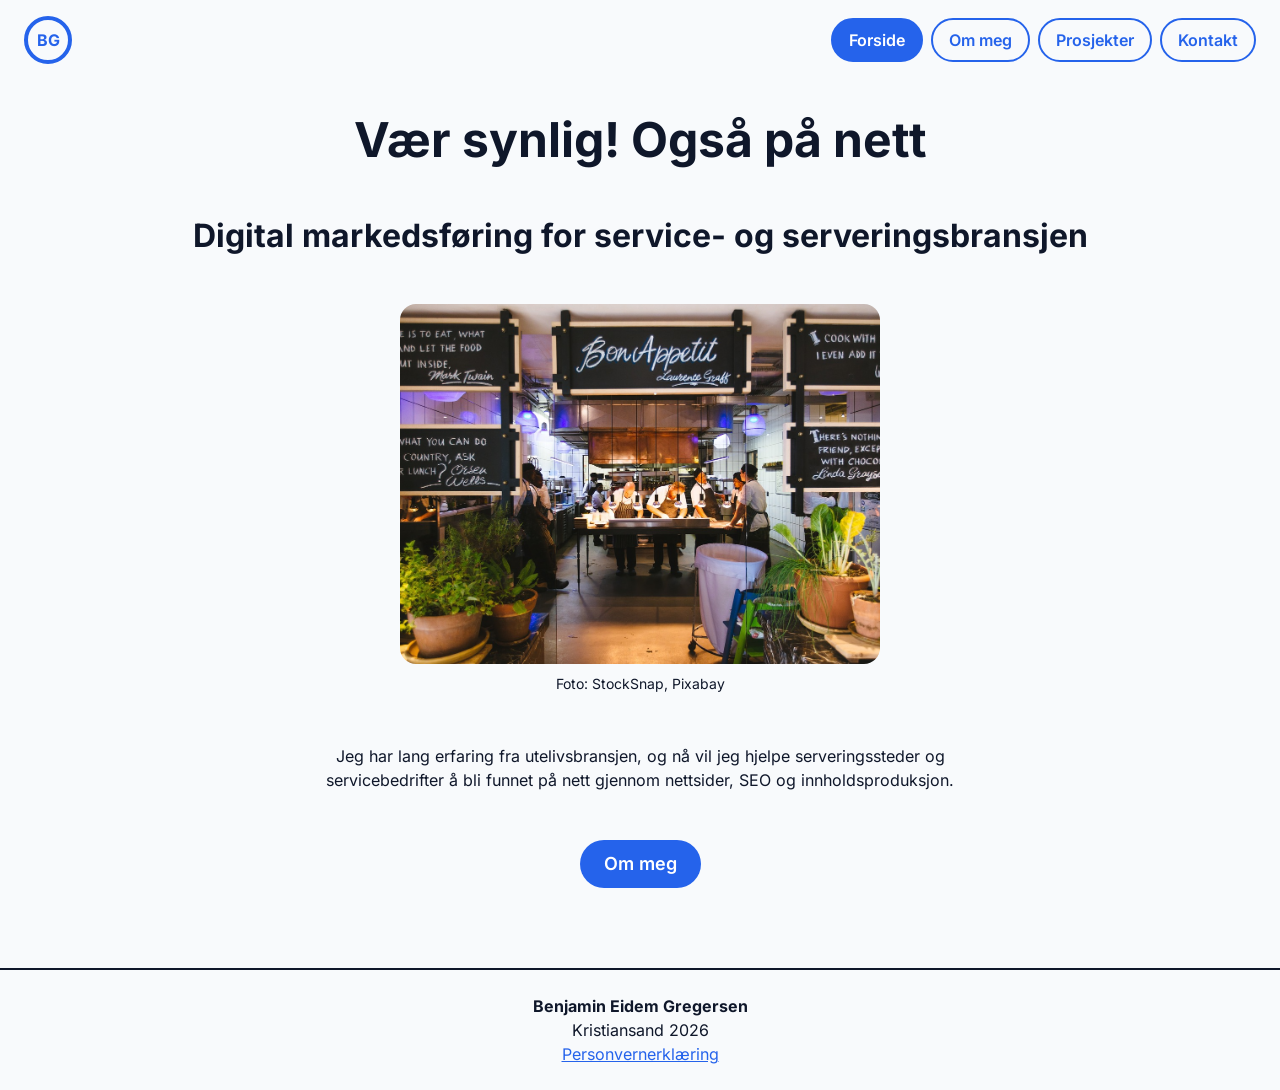
<file: index.html>
<!doctype html>
<html lang="no">
  <head>
    <meta charset="UTF-8" />
    <meta name="viewport" content="width=device-width, initial-scale=1.0" />
    <title>Benjamin Eidem Gregersen – Digital markedsføring</title>
    <link rel="stylesheet" href="css/style.css" />
    <link rel="icon" href="img/favicon.svg" type="image/svg+xml" />
  </head>
  <body>
    <a href="#innhold" class="hopp-lenke">Hopp til innhold</a>

    <header>
      <a
        href="index.html"
        class="logo"
        aria-label="BG – Benjamin Eidem Gregersen, til forsiden"
        >BG</a
      >
      <nav aria-label="Hovedmeny">
        <ul>
          <li><a href="index.html" aria-current="page">Forside</a></li>
          <li><a href="om-meg.html">Om meg</a></li>
          <li><a href="prosjekter.html">Prosjekter</a></li>
          <li><a href="kontakt.html">Kontakt</a></li>
        </ul>
      </nav>
    </header>

    <main id="innhold" class="forside">
      <h1>Vær synlig! Også på nett</h1>
      <h2>Digital markedsføring for service- og serveringsbransjen</h2>

      <figure>
        <img
          src="img/restaurant_inngang.jpg"
          alt="Kokker samlet rundt et åpent restaurantkjøkken, med planter i forgrunnen"
          width="1280"
          height="853"
        />
        <figcaption>Foto: StockSnap, Pixabay</figcaption>
      </figure>

      <p>
        Jeg har lang erfaring fra utelivsbransjen, og nå vil jeg hjelpe
        serveringssteder og servicebedrifter å bli funnet på nett gjennom
        nettsider, SEO og innholdsproduksjon.
      </p>

      <a href="om-meg.html" class="knapp">Om meg</a>
    </main>

    <footer>
      <p class="footer-navn">Benjamin Eidem Gregersen</p>
      <p>Kristiansand 2026</p>
      <p><a href="personvern.html">Personvernerklæring</a></p>
    </footer>
  </body>
</html>
</file>
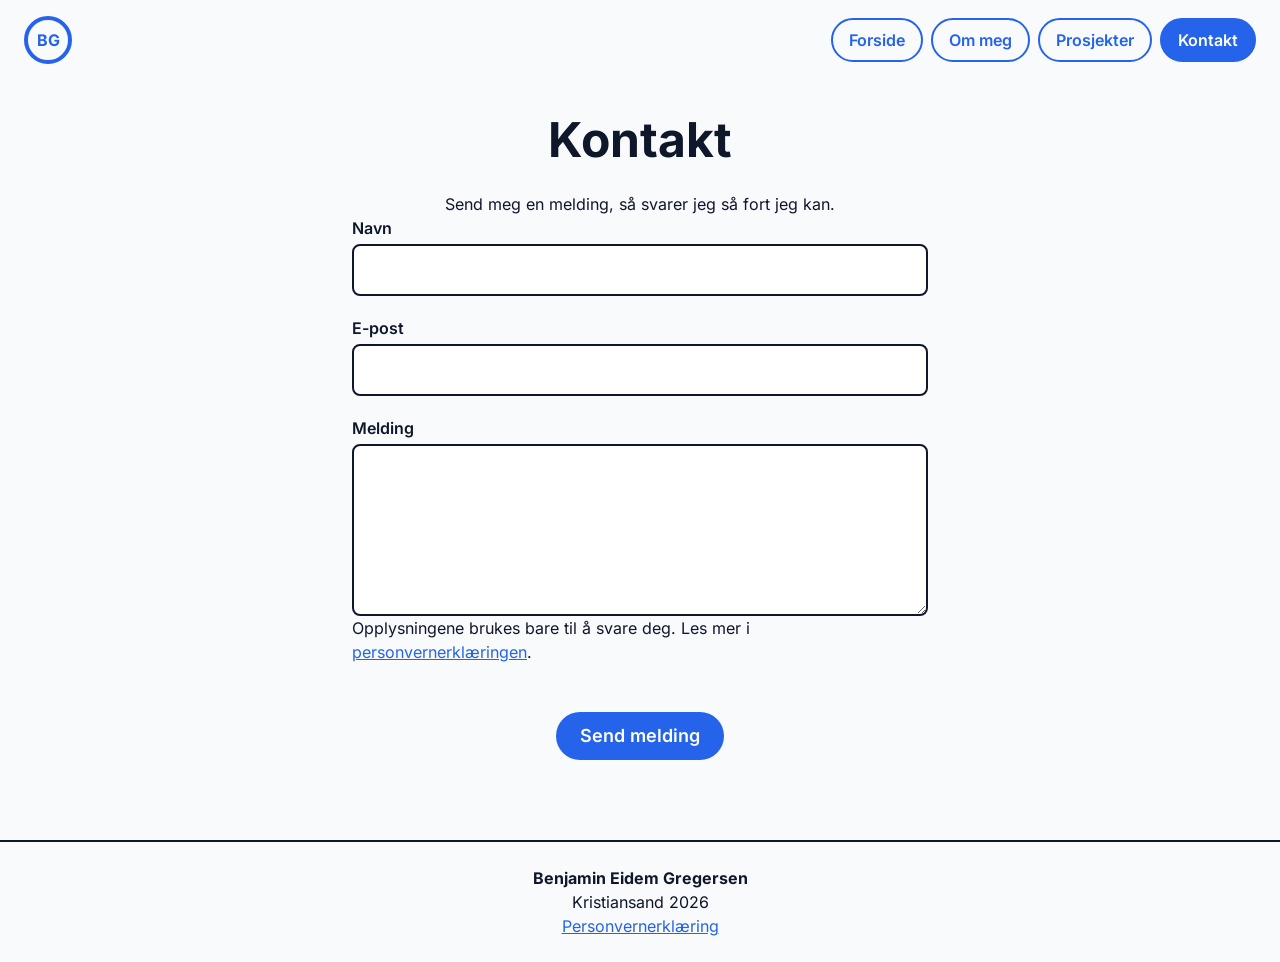
<file: kontakt.html>
<!doctype html>
<html lang="no">
  <head>
    <meta charset="UTF-8" />
    <meta name="viewport" content="width=device-width, initial-scale=1.0" />
    <title>Kontakt meg</title>
    <link rel="stylesheet" href="css/style.css" />
    <link rel="icon" href="img/favicon.svg" type="image/svg+xml" />
  </head>
  <body>
    <a href="#innhold" class="hopp-lenke">Hopp til innhold</a>
    <header>
      <a
        href="index.html"
        class="logo"
        aria-label="BG – Benjamin Eidem Gregersen, til forsiden"
        >BG</a
      >
      <nav aria-label="Hovedmeny">
        <ul>
          <li><a href="index.html">Forside</a></li>
          <li><a href="om-meg.html">Om meg</a></li>
          <li><a href="prosjekter.html">Prosjekter</a></li>
          <li><a href="kontakt.html" aria-current="page">Kontakt</a></li>
        </ul>
      </nav>
    </header>

    <main id="innhold" class="kontakt">
      <h1>Kontakt</h1>
      <p>Send meg en melding, så svarer jeg så fort jeg kan.</p>

      <form name="kontakt" method="POST" action="takk.html" data-netlify="true">
        <input type="hidden" name="form-name" value="kontakt" />

        <div class="felt">
          <label for="navn">Navn</label>
          <input
            type="text"
            id="navn"
            name="navn"
            autocomplete="name"
            required
          />
        </div>

        <div class="felt">
          <label for="epost">E-post</label>
          <input
            type="email"
            id="epost"
            name="epost"
            autocomplete="email"
            required
          />
        </div>

        <div class="felt">
          <label for="melding">Melding</label>
          <textarea id="melding" name="melding" rows="6" required></textarea>
        </div>

        <p class="skjema-info">
          Opplysningene brukes bare til å svare deg. Les mer i
          <a href="personvern.html">personvernerklæringen</a>.
        </p>
        <div class="knapp-rad">
          <button type="submit" class="knapp">Send melding</button>
        </div>
      </form>
    </main>

    <footer>
      <p class="footer-navn">Benjamin Eidem Gregersen</p>
      <p>Kristiansand 2026</p>
      <p><a href="personvern.html">Personvernerklæring</a></p>
    </footer>
  </body>
</html>
</file>
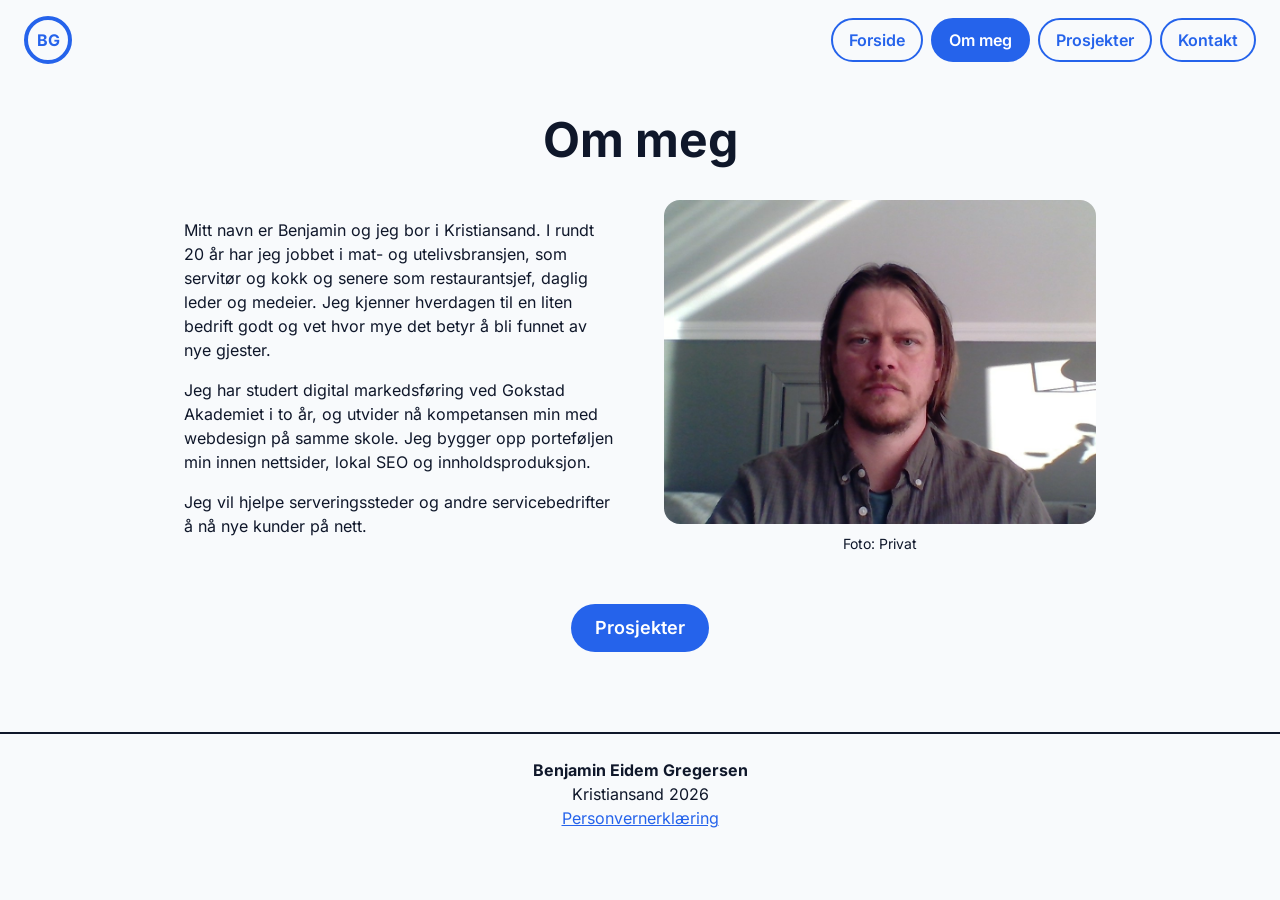
<file: om-meg.html>
<!doctype html>
<html lang="no">
  <head>
    <meta charset="UTF-8" />
    <meta name="viewport" content="width=device-width, initial-scale=1.0" />
    <title>Om meg-Benjamin Eidem Gregersen</title>
    <link rel="stylesheet" href="css/style.css" />
    <link rel="icon" href="img/favicon.svg" type="image/svg+xml" />
  </head>
  <body>
    <a href="#innhold" class="hopp-lenke">Hopp til innhold</a>

    <header>
      <a
        href="index.html"
        class="logo"
        aria-label="BG – Benjamin Eidem Gregersen, til forsiden"
        >BG</a
      >
      <nav aria-label="Hovedmeny">
        <ul>
          <li><a href="index.html">Forside</a></li>
          <li><a href="om-meg.html" aria-current="page">Om meg</a></li>
          <li><a href="prosjekter.html">Prosjekter</a></li>
          <li><a href="kontakt.html">Kontakt</a></li>
        </ul>
      </nav>
    </header>

    <main id="innhold" class="om-meg">
      <h1>Om meg</h1>
      <div class="tekst-bilde">
        <div class="tekst">
          <p>
            Mitt navn er Benjamin og jeg bor i Kristiansand. I rundt 20 år har
            jeg jobbet i mat- og utelivsbransjen, som servitør og kokk og senere
            som restaurantsjef, daglig leder og medeier. Jeg kjenner hverdagen
            til en liten bedrift godt og vet hvor mye det betyr å bli funnet av
            nye gjester.
          </p>
          <p>
            Jeg har studert digital markedsføring ved Gokstad Akademiet i to år,
            og utvider nå kompetansen min med webdesign på samme skole. Jeg
            bygger opp porteføljen min innen nettsider, lokal SEO og
            innholdsproduksjon.
          </p>
          <p>
            Jeg vil hjelpe serveringssteder og andre servicebedrifter å nå nye
            kunder på nett.
          </p>
        </div>

        <figure>
          <img
            src="img/profilbilde.jpg"
            alt="Profilbilde av Benjamin Eidem Gregersen"
            width="1280"
            height="853"
          />
          <figcaption>Foto: Privat</figcaption>
        </figure>
      </div>

      <div class="knapp-rad">
        <a href="prosjekter.html" class="knapp">Prosjekter</a>
      </div>
    </main>

    <footer>
      <p class="footer-navn">Benjamin Eidem Gregersen</p>
      <p>Kristiansand 2026</p>
      <p><a href="personvern.html">Personvernerklæring</a></p>
    </footer>
  </body>
</html>
</file>
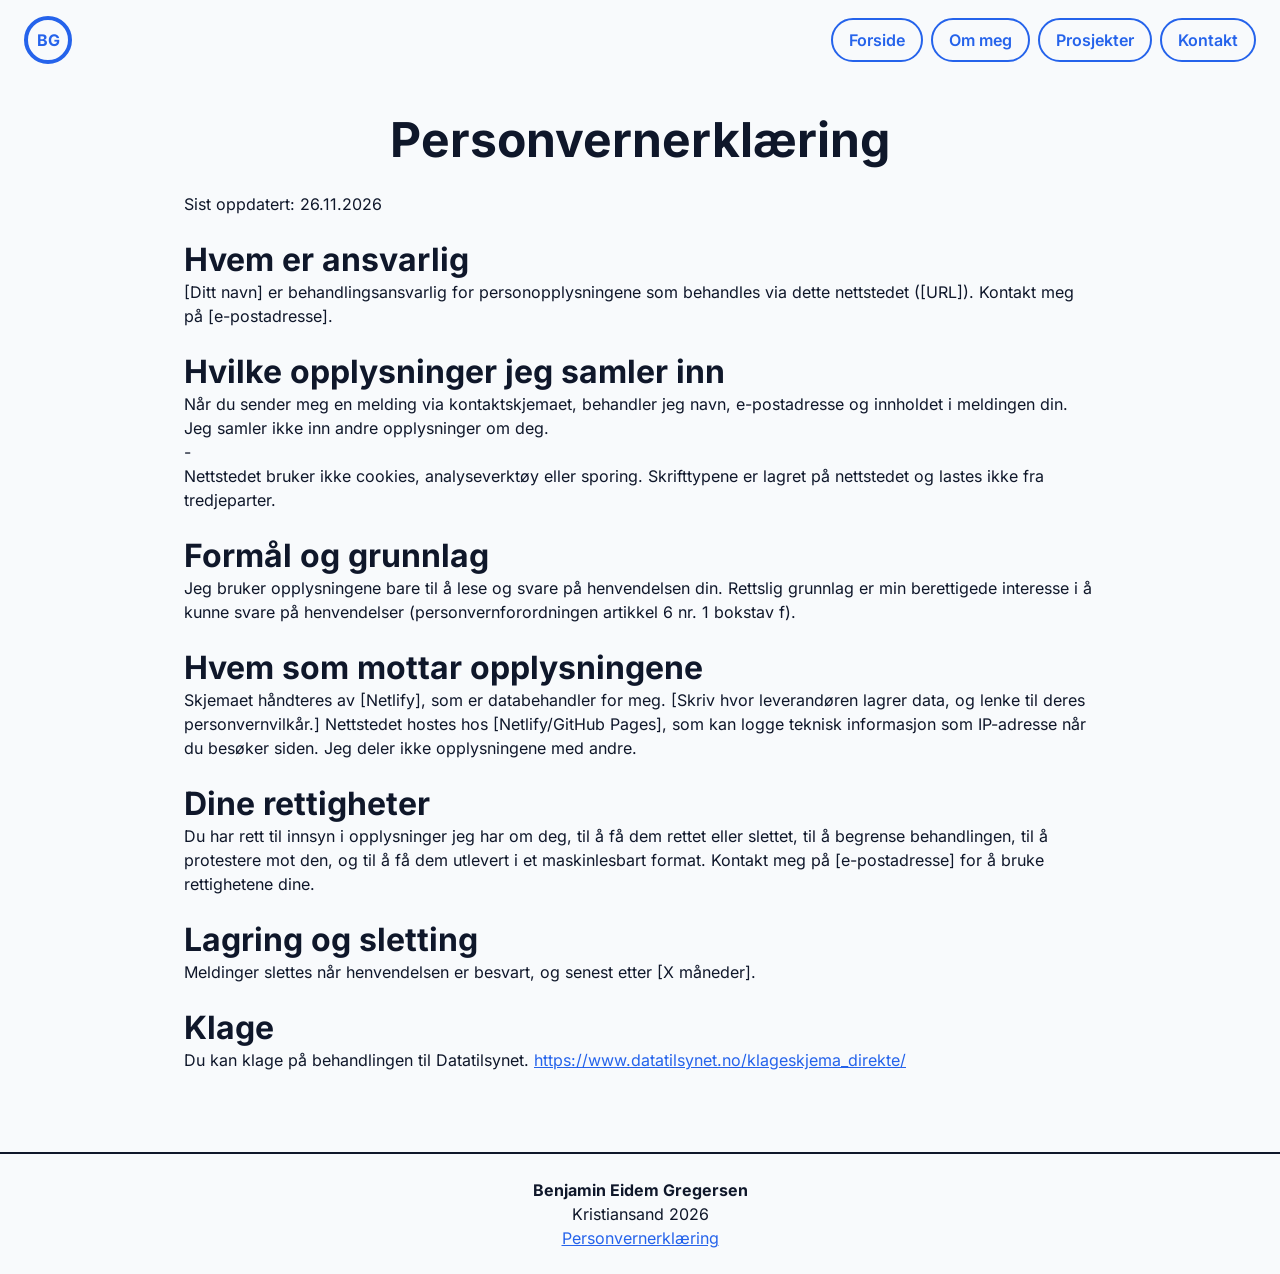
<file: personvern.html>
<!doctype html>
<html lang="no">
  <head>
    <meta charset="UTF-8" />
    <meta name="viewport" content="width=device-width, initial-scale=1.0" />
    <title>Personvernerklæring – Benjamin Eidem Gregersen</title>
    <link rel="stylesheet" href="css/style.css" />
    <link rel="icon" href="img/favicon.svg" type="image/svg+xml" />
  </head>
  <body>
    <a href="#innhold" class="hopp-lenke">Hopp til innhold</a>

    <header>
      <a
        href="index.html"
        class="logo"
        aria-label="BG – Benjamin Eidem Gregersen, til forsiden"
        >BG</a
      >
      <nav aria-label="Hovedmeny">
        <ul>
          <li><a href="index.html">Forside</a></li>
          <li><a href="om-meg.html">Om meg</a></li>
          <li><a href="prosjekter.html">Prosjekter</a></li>
          <li><a href="kontakt.html">Kontakt</a></li>
        </ul>
      </nav>
    </header>

    <main id="innhold" class="personvern">
      <h1>Personvernerklæring</h1>
      <p>Sist oppdatert: 26.11.2026</p>

      <section>
        <h2>Hvem er ansvarlig</h2>
        <p>
          [Ditt navn] er behandlingsansvarlig for personopplysningene som
          behandles via dette nettstedet ([URL]). Kontakt meg på
          [e-postadresse].
        </p>
      </section>

      <section>
        <h2>Hvilke opplysninger jeg samler inn</h2>
        <p>
          Når du sender meg en melding via kontaktskjemaet, behandler jeg navn,
          e-postadresse og innholdet i meldingen din. Jeg samler ikke inn andre
          opplysninger om deg.
        </p>

        <p>-</p>
        <p>
          Nettstedet bruker ikke cookies, analyseverktøy eller sporing.
          Skrifttypene er lagret på nettstedet og lastes ikke fra tredjeparter.
        </p>
      </section>

      <section>
        <h2>Formål og grunnlag</h2>
        <p>
          Jeg bruker opplysningene bare til å lese og svare på henvendelsen din.
          Rettslig grunnlag er min berettigede interesse i å kunne svare på
          henvendelser (personvernforordningen artikkel 6 nr. 1 bokstav f).
        </p>
      </section>

      <section>
        <h2>Hvem som mottar opplysningene</h2>
        <p>
          Skjemaet håndteres av [Netlify], som er databehandler for meg. [Skriv
          hvor leverandøren lagrer data, og lenke til deres personvernvilkår.]
          Nettstedet hostes hos [Netlify/GitHub Pages], som kan logge teknisk
          informasjon som IP-adresse når du besøker siden. Jeg deler ikke
          opplysningene med andre.
        </p>
      </section>
      <section>
        <h2>Dine rettigheter</h2>
        <p>
          Du har rett til innsyn i opplysninger jeg har om deg, til å få dem
          rettet eller slettet, til å begrense behandlingen, til å protestere
          mot den, og til å få dem utlevert i et maskinlesbart format. Kontakt
          meg på [e-postadresse] for å bruke rettighetene dine.
        </p>
      </section>

      <section>
        <h2>Lagring og sletting</h2>
        <p>
          Meldinger slettes når henvendelsen er besvart, og senest etter [X
          måneder].
        </p>
      </section>

      <section>
        <h2>Klage</h2>
        <p>
          Du kan klage på behandlingen til Datatilsynet.
          <a href="https://www.datatilsynet.no/klageskjema_direkte/"
            >https://www.datatilsynet.no/klageskjema_direkte/</a
          >
        </p>
      </section>
    </main>

    <footer>
      <p class="footer-navn">Benjamin Eidem Gregersen</p>
      <p>Kristiansand 2026</p>
      <p><a href="personvern.html">Personvernerklæring</a></p>
    </footer>
  </body>
</html>
</file>
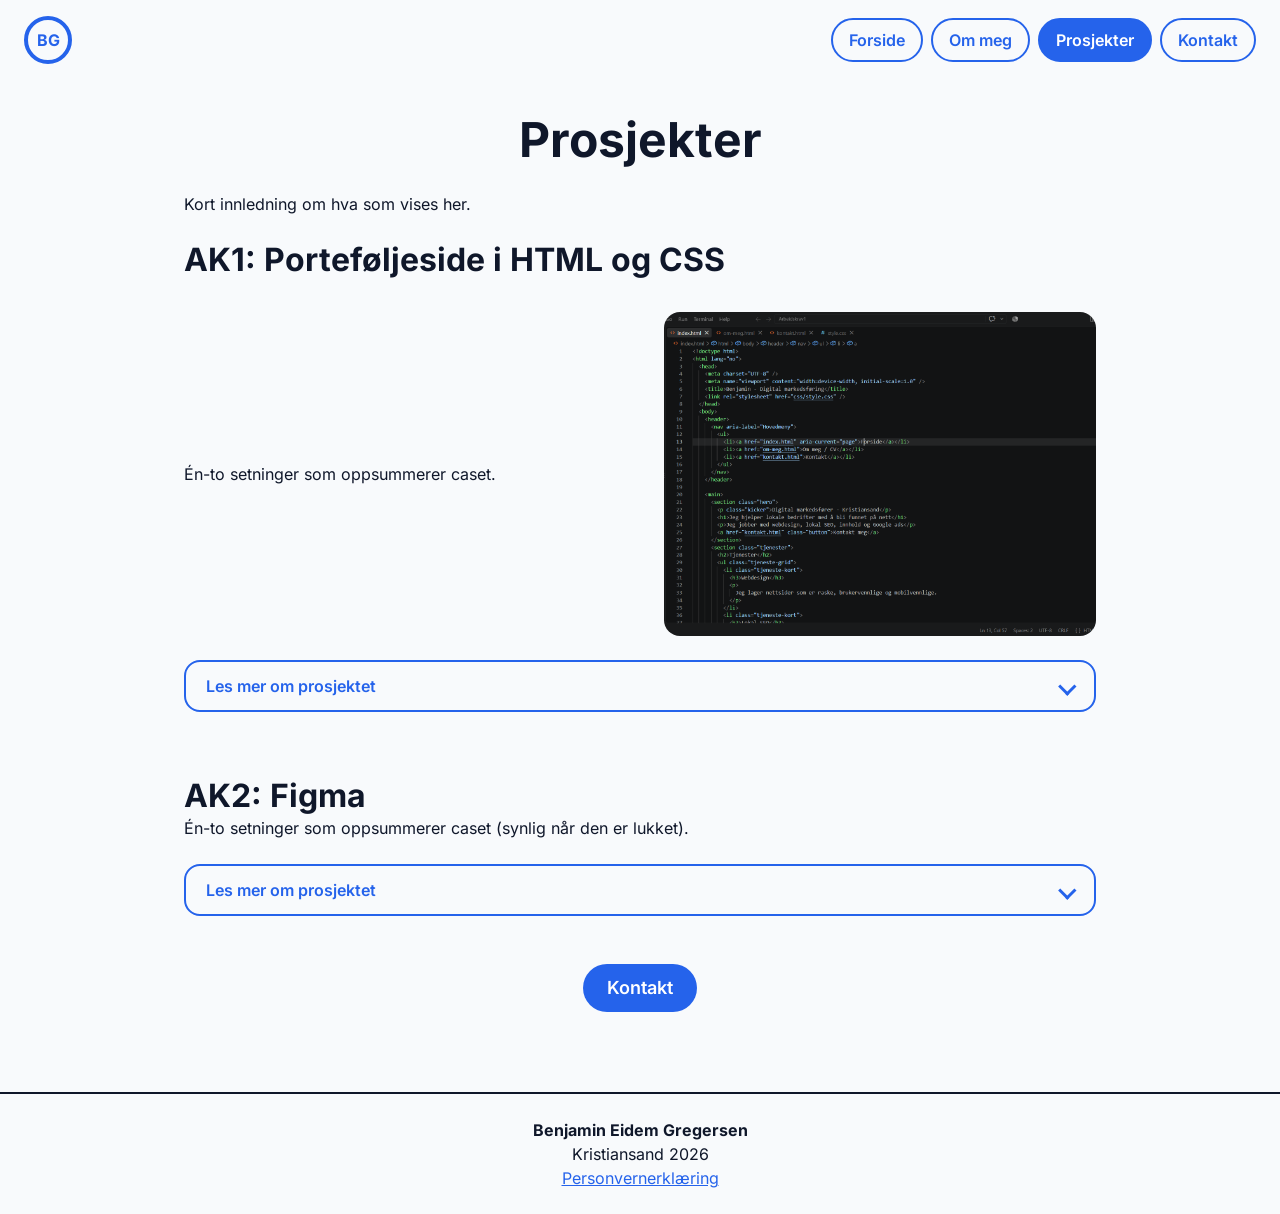
<file: prosjekter.html>
<!doctype html>
<html lang="no">
  <head>
    <meta charset="UTF-8" />
    <meta name="viewport" content="width=device-width, initial-scale=1.0" />
    <title>Mine Prosjekter</title>
    <link rel="stylesheet" href="css/style.css" />
    <link rel="icon" href="img/favicon.svg" type="image/svg+xml" />
  </head>
  <body>
    <a href="#innhold" class="hopp-lenke">Hopp til innhold</a>

    <header>
      <a
        href="index.html"
        class="logo"
        aria-label="BG – Benjamin Eidem Gregersen, til forsiden"
        >BG</a
      >
      <nav aria-label="Hovedmeny">
        <ul>
          <li><a href="index.html">Forside</a></li>
          <li><a href="om-meg.html">Om meg</a></li>
          <li><a href="prosjekter.html" aria-current="page">Prosjekter</a></li>
          <li><a href="kontakt.html">Kontakt</a></li>
        </ul>
      </nav>
    </header>

    <main id="innhold" class="prosjekter">
      <h1>Prosjekter</h1>
      <p>Kort innledning om hva som vises her.</p>

      <article class="case">
        <h2>AK1: Porteføljeside i HTML og CSS</h2>

        <div class="tekst-bilde">
          <div class="tekst">
            <p>Én-to setninger som oppsummerer caset.</p>
          </div>

          <img
            src="img/Skjermbilde_vscode.png"
            alt="Skjermbilde av forsiden på AK1-siden"
            width="100%"
            height="auto;"
            display="block"
          />
        </div>

        <details>
          <summary>Les mer om prosjektet</summary>
          <h3>Utfordring</h3>
          <p>…</p>
          ...
        </details>
      </article>

      <article class="case">
        <h2>AK2: Figma</h2>
        <p>Én-to setninger som oppsummerer caset (synlig når den er lukket).</p>

        <details>
          <summary>Les mer om prosjektet</summary>
          <h3>Utfordring</h3>
          <p>…</p>
          <h3>Hva jeg gjorde</h3>
          <p>…</p>
          <h3>Hva jeg lærte</h3>
          <p>…</p>
        </details>
      </article>

      <div class="knapp-rad">
        <a href="Kontakt.html" class="knapp">Kontakt</a>
      </div>
    </main>

    <footer>
      <p class="footer-navn">Benjamin Eidem Gregersen</p>
      <p>Kristiansand 2026</p>
      <p><a href="personvern.html">Personvernerklæring</a></p>
    </footer>
  </body>
</html>
</file>
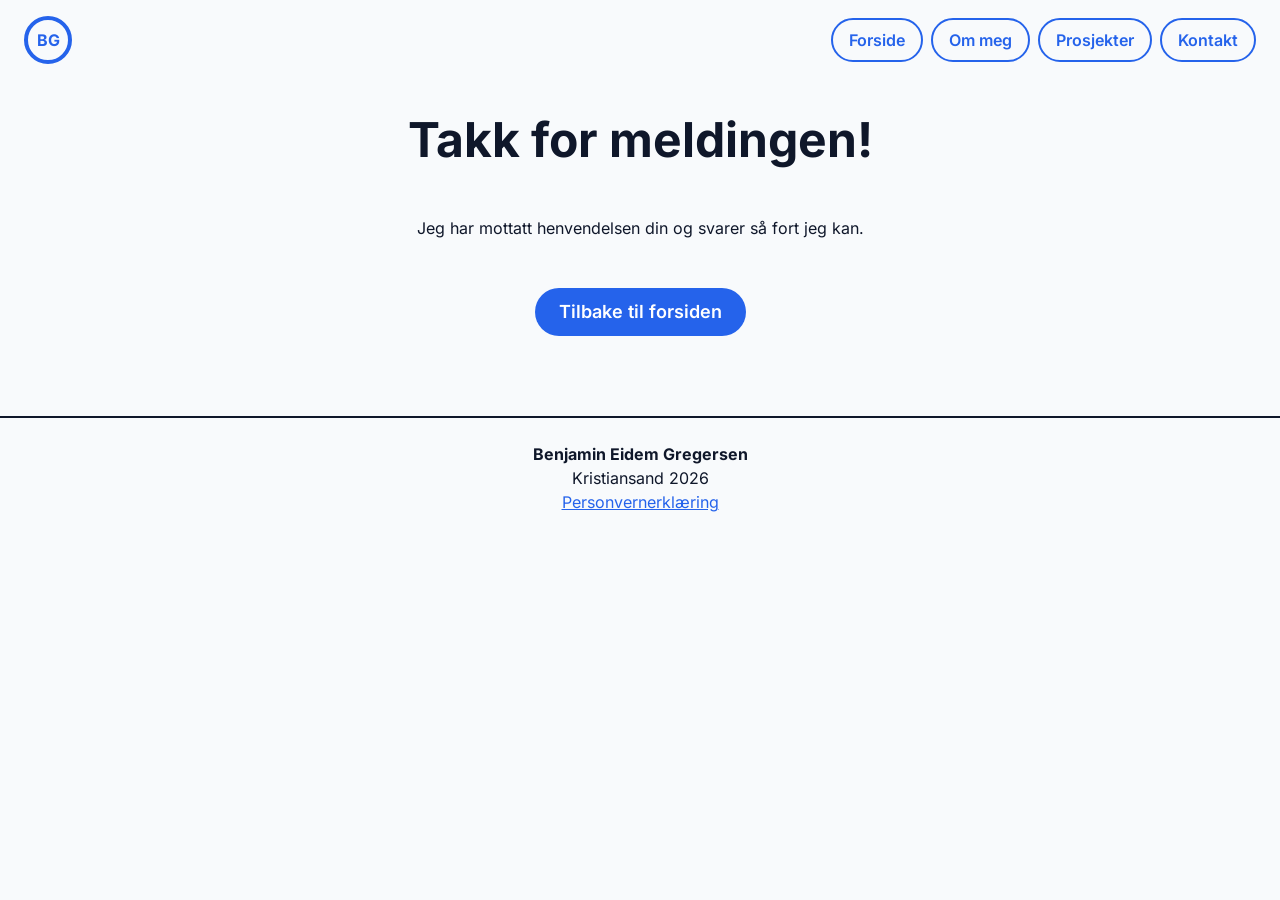
<file: takk.html>
<!doctype html>
<html lang="no">
  <head>
    <meta charset="UTF-8" />
    <meta name="viewport" content="width=device-width, initial-scale=1.0" />
    <title>Takk for meldingen – Benjamin Eidem Gregersen</title>
    <link rel="stylesheet" href="css/style.css" />
    <link rel="icon" href="img/favicon.svg" type="image/svg+xml" />
  </head>
  <body>
    <a href="#innhold" class="hopp-lenke">Hopp til innhold</a>

    <header>
      <a
        href="index.html"
        class="logo"
        aria-label="BG – Benjamin Eidem Gregersen, til forsiden"
        >BG</a
      >
      <nav aria-label="Hovedmeny">
        <ul>
          <li><a href="index.html">Forside</a></li>
          <li><a href="om-meg.html">Om meg</a></li>
          <li><a href="prosjekter.html">Prosjekter</a></li>
          <li><a href="kontakt.html">Kontakt</a></li>
        </ul>
      </nav>
    </header>

    <main id="innhold" class="forside">
      <h1>Takk for meldingen!</h1>
      <p>Jeg har mottatt henvendelsen din og svarer så fort jeg kan.</p>
      <div class="knapp-rad">
        <a href="index.html" class="knapp">Tilbake til forsiden</a>
      </div>
    </main>

    <footer>
      <p class="footer-navn">Benjamin Eidem Gregersen</p>
      <p>Kristiansand 2026</p>
      <p><a href="personvern.html">Personvernerklæring</a></p>
    </footer>
  </body>
</html>
</file>
<file: css/style.css>
/* ---------- Fonter (selvhostet) ---------- */
@font-face {
  font-family: "Inter";
  font-style: normal;
  font-weight: 400;
  font-display: swap;
  src: url("../fonts/inter-v20-latin-regular.woff2") format("woff2");
}

@font-face {
  font-family: "Inter";
  font-style: normal;
  font-weight: 600;
  font-display: swap;
  src: url("../fonts/inter-v20-latin-600.woff2") format("woff2");
}

@font-face {
  font-family: "Inter";
  font-style: normal;
  font-weight: 700;
  font-display: swap;
  src: url("../fonts/inter-v20-latin-700.woff2") format("woff2");
}
/* ---------- Designvariabler ---------- */
:root {
  /* Farger */
  --farge-bakgrunn: #f8fafc;
  --farge-tekst: #0f172a;
  --farge-aksent: #2563eb;
  --farge-hover: #1d4ed8;
  --farge-pressed: #1e40af;
  --farge-feil: #b91c1c;
  --farge-aksent-lys: #eff6ff;
  --farge-hvit: #ffffff;

  /* Layout */
  --side-marg: 16px;

  /* Typografi */
  --font: "Inter", system-ui, sans-serif;
  --tekst-storrelse: 1rem;
  --tekst-linjehoyde: 1.5rem;
  --h1-storrelse: 2rem;
  --h1-linjehoyde: 2.5rem;
  --h2-storrelse: 1.5rem;
  --h2-linjehoyde: 2rem;
  --h3-storrelse: 1.25rem;
  --h3-linjehoyde: 1.75rem;
  --knapp-storrelse: 1rem;
  --knapp-linjehoyde: 1.5rem;
  --luft-seksjon: 3.625rem;
}

@media (min-width: 768px) {
  :root {
    --side-marg: 24px;
    --h1-storrelse: 3rem;
    --h1-linjehoyde: 3.5rem;
    --h2-storrelse: 2rem;
    --h2-linjehoyde: 2.5rem;
    --h3-storrelse: 1.5rem;
    --h3-linjehoyde: 2rem;
    --luft-seksjon: 3rem;
  }
}

/* ---------- Nullstilling ---------- */
* {
  box-sizing: border-box;
}

body,
h1,
h2,
h3,
p,
ul {
  margin: 0;
}

/* ---------- Grunnstil ---------- */
body {
  font-family: var(--font);
  font-size: var(--tekst-storrelse);
  line-height: var(--tekst-linjehoyde);
  color: var(--farge-tekst);
  background-color: var(--farge-bakgrunn);
}
/* ---------- Lenker ---------- */
a {
  color: var(--farge-aksent);
}

a:focus-visible {
  outline: 3px solid var(--farge-aksent);
  outline-offset: 2px;
}

/* ---------- Navigasjon (Grid på mobil, Flexbox på desktop) ---------- */

header nav {
  width: 100%;
}

nav ul {
  list-style: none;
  padding: 0;
  display: grid;
  grid-template-columns: 1fr 1fr;
  gap: 0.5rem;
}

@media (min-width: 768px) {
  header nav {
    width: auto;
  }

  nav ul {
    display: flex;
    flex-wrap: wrap;
    gap: 0.5rem;
  }
}

nav a {
  display: block;
  padding: 0.5rem 1rem;
  border: 2px solid var(--farge-aksent);
  border-radius: 999px;
  background-color: var(--farge-bakgrunn);
  color: var(--farge-aksent);
  text-decoration: none;
  text-align: center;
  font-weight: 600;
  font-size: var(--knapp-storrelse);
  line-height: var(--knapp-linjehoyde);
  transition: background-color 200ms ease, color 200ms ease;
}

nav a:hover {
  background-color: var(--farge-hover);
  border-color: var(--farge-hover);
  color: var(--farge-hvit);
}

nav a[aria-current="page"] {
  background-color: var(--farge-aksent);
  color: var(--farge-hvit);
}
nav a[aria-current="page"]:hover {
  background-color: var(--farge-hover);
  border-color: var(--farge-hover);
}
/* ---------- Header ---------- */

header {
  display: flex;
  flex-wrap: wrap;
  align-items: center;
  justify-content: space-between;
  gap: 1rem;
  padding: 1rem var(--side-marg);
  width: 100%;
}

.logo {
  display: flex;
  align-items: center;
  justify-content: center;
  width: 3rem;
  height: 3rem;
  border: 4px solid var(--farge-aksent);
  border-radius: 50%;
  color: var(--farge-aksent);
  font-weight: 700;
  text-decoration: none;
}

/* ---------- Innhold ---------- */
main {
  padding: 2rem var(--side-marg);
  max-width: 60rem;
  margin: 0 auto;
}

/* ---------- Footer ---------- */
footer {
  padding: 1.5rem var(--side-marg);
  margin-top: 3rem;
  text-align: center;
  border-top: 2px solid var(--farge-tekst);
}

.footer-navn {
  font-weight: 700;
}
/* ---------- Typografi ---------- */
h1 {
  font-size: var(--h1-storrelse);
  line-height: var(--h1-linjehoyde);
  font-weight: 700;
  text-align: center;
}

h2 {
  font-size: var(--h2-storrelse);
  line-height: var(--h2-linjehoyde);
  font-weight: 700;
}
h3 {
  font-size: var(--h3-storrelse);
  line-height: var(--h3-linjehoyde);
  font-weight: 700;
}

/* ---------- Bilder ---------- */

figure {
  margin: 0;
}

figure img {
  display: block;
  width: 100%;
  max-width: 480px;
  height: auto;
  margin: 0 auto;
  border-radius: 1rem;
  aspect-ratio: 4 / 3;
  object-fit: cover;
}

figcaption {
  font-size: 0.875rem;
  margin-top: 0.5rem;
  text-align: center;
}
/* ---------- Forside ---------- */
.forside {
  text-align: center;
}

.forside > * + * {
  margin-top: var(--luft-seksjon);
}

.forside p {
  max-width: 40rem;
  margin-left: auto;
  margin-right: auto;
}

main > * + * {
  margin-top: 1.5rem;
}
/* ---------- Hopp til innhold ---------- */
.hopp-lenke {
  position: absolute;
  top: 0;
  left: var(--side-marg);
  padding: 0.75rem 1.25rem;
  background-color: var(--farge-tekst);
  color: var(--farge-hvit);
  font-weight: 600;
  border-radius: 0 0 0.5rem 0.5rem;
  transform: translateY(-100%);   /* skjult over skjermen */
}

.hopp-lenke:focus {
  transform: translateY(0);       /* vises ved Tab */
  outline: 3px solid var(--farge-aksent);
  outline-offset: 2px;
}

/* ---------- Knapp ---------- */
.knapp {
  display: inline-block;
  padding: 0.75rem 1.5rem;
  border-radius: 999px;
  background-color: var(--farge-aksent);
  color: var(--farge-hvit);
  font-weight: 600;
  text-decoration: none;  
  --knapp-storrelse: 1.125rem;
  font-size: var(--knapp-storrelse);
  line-height: var(--knapp-linjehoyde);
  transition: background-color 200ms ease;
}

.knapp-rad {
  text-align: center;
  margin-top: var(--luft-seksjon);
}

.knapp:hover {
  background-color: var(--farge-hover);
}

.knapp:active {
  background-color: var(--farge-pressed);
}

/* ---------- Tekst + bilde  ---------- */
.tekst-bilde {
  display: grid;
  grid-template-columns: 1fr;
  gap: 1.5rem;
  margin-top: 2rem;
}

.tekst-bilde img {
  display: block;
  width: 100%;
  height: auto;
  aspect-ratio: 4 / 3;
  object-fit: cover;
  border-radius: 1rem;
}

.tekst > * + * {
  margin-top: 1rem;
}

@media (min-width: 768px) {
  .tekst-bilde {
    grid-template-columns: 1fr 1fr;
    gap: 3rem;
    align-items: center;
  }
}

.case + .case {
  margin-top: 4rem;
}
/* ---------- Utvidbare caser (details/summary) ---------- */
details {
  margin-top: 1.5rem;
  border: 2px solid var(--farge-aksent);
  border-radius: 1rem;
}

summary {
  display: flex;
  align-items: center;
  justify-content: space-between;
  gap: 1rem;
  min-height: 2.75rem;          /* god trykkflate (min. ca. 44 px) */
  padding: 0.75rem 1.25rem;
  border-radius: 1rem;
  color: var(--farge-aksent);
  font-weight: 600;
  cursor: pointer;
  list-style: none;             /* fjerner standardtrekanten */
  transition: background-color 200ms ease, color 200ms ease;
}

summary::-webkit-details-marker {
  display: none;                /* samme, for Safari */
}

summary:hover {
  color: var(--farge-hover);
  background-color: var(--farge-aksent-lys);
}

summary:focus-visible {
  outline: 3px solid var(--farge-aksent);
  outline-offset: 2px;
}

/* Egen pil som roterer når den åpnes */
summary::after {
  content: "";
  flex-shrink: 0;
  width: 0.6rem;
  height: 0.6rem;
  border-right: 3px solid currentColor;
  border-bottom: 3px solid currentColor;
  transform: rotate(45deg);     /* peker ned */
  transition: transform 200ms ease;
}

details[open] > summary::after {
  transform: rotate(-135deg);   /* peker opp */
}

/* Innholdet inni */
details > :not(summary) {
  margin: 1rem 1.25rem 0;
}

details > :last-child {
  margin-bottom: 1.25rem;
}

/* Innholdet fader inn når det åpnes */
@keyframes apne {
  from { opacity: 0; transform: translateY(-0.5rem); }
  to   { opacity: 1; transform: none; }
}

details[open] > :not(summary) {
  animation: apne 250ms ease;
}

/* ---------- Redusert bevegelse ---------- */
@media (prefers-reduced-motion: reduce) {
  *,
  *::before,
  *::after {
    animation-duration: 0.01ms !important;
    transition-duration: 0.01ms !important;
  }
}
.kontakt form {
  max-width: 36rem;
  margin: 0 auto;
}

.felt + .felt {
  margin-top: 1.25rem;
}

label {
  display: block;
  margin-bottom: 0.25rem;
  font-weight: 600;
}

input,
textarea {
  display: block;
  width: 100%;
  padding: 0.75rem 1rem;
  font: inherit;
  color: var(--farge-tekst);
  background-color: var(--farge-hvit);
  border: 2px solid var(--farge-tekst);
  border-radius: 0.5rem;
  transition: border-color 200ms ease;
}

input:focus-visible,
textarea:focus-visible {
  outline: 3px solid var(--farge-aksent);
  outline-offset: 2px;
  border-color: var(--farge-aksent);
}

textarea {
  resize: vertical;
}
.skjema-info {
  margin-bottom: 2rem;
}
.kontakt > p {
  text-align: center;
  max-width: 40rem;
  margin-left: auto;
  margin-right: auto;
}
button.knapp {
  border: none;
  font-family: inherit;
  cursor: pointer;
}
</file>
